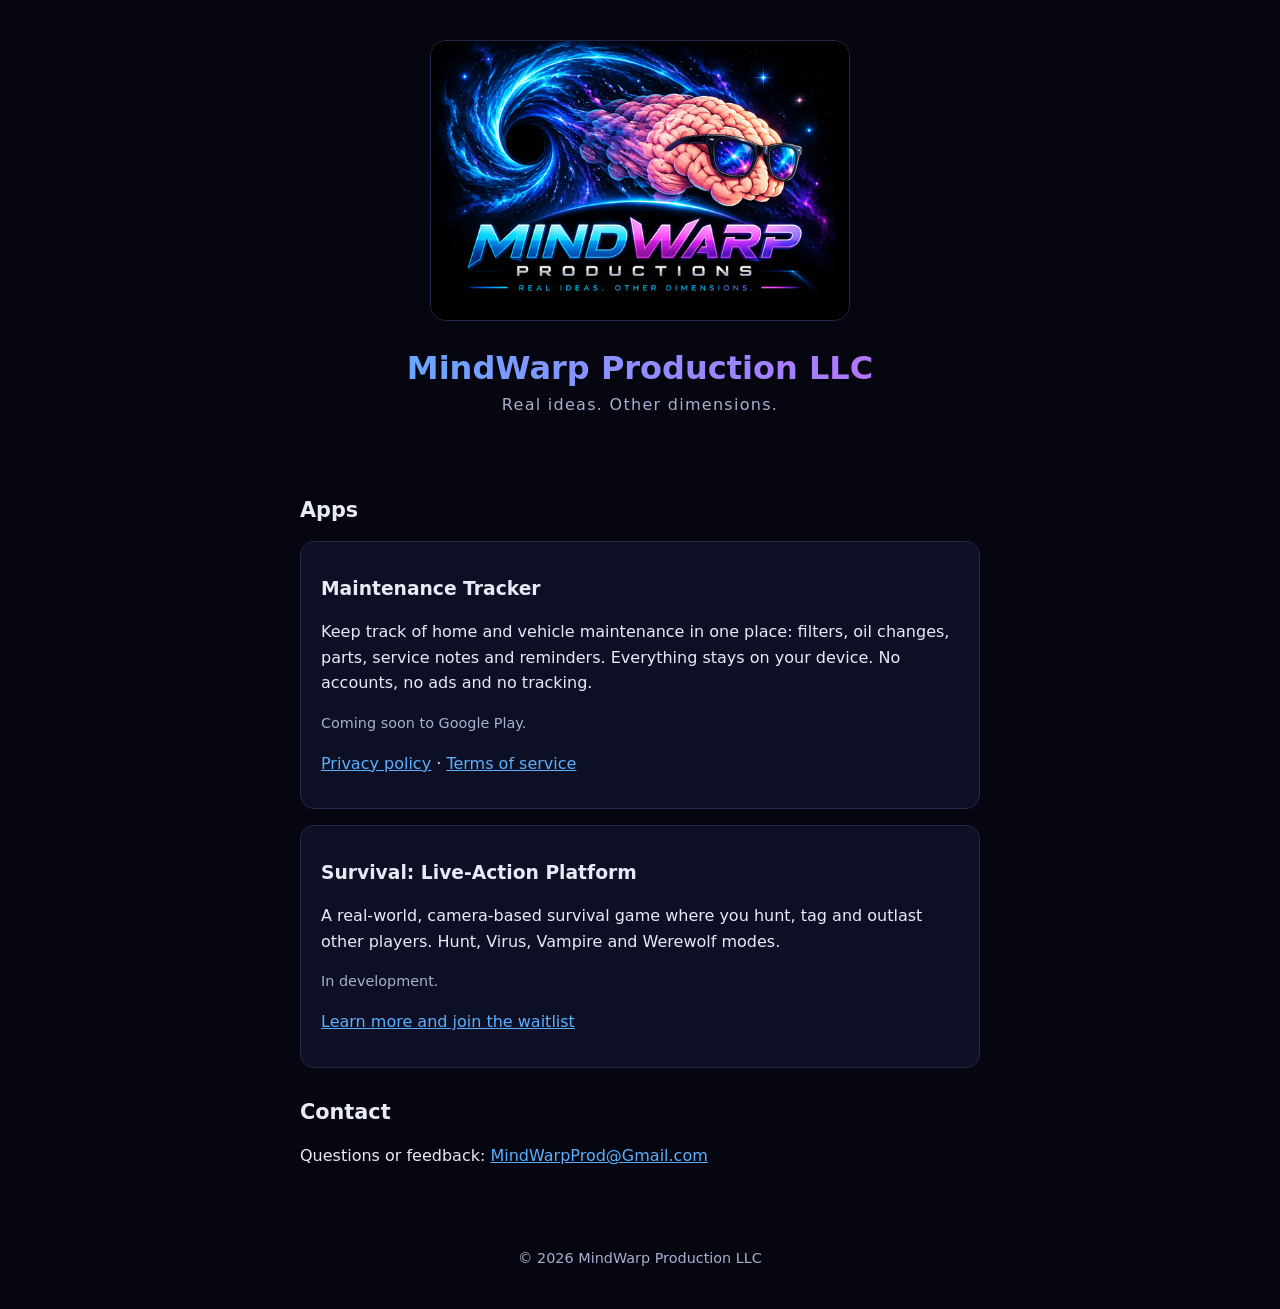
<file: index.html>
<!DOCTYPE html>
<html lang="en">
<head>
  <meta charset="utf-8">
  <meta name="viewport" content="width=device-width, initial-scale=1">
  <title>MindWarp Production LLC</title>
  <meta name="description" content="MindWarp Production LLC makes simple, private apps. Real ideas. Other dimensions.">
  <link rel="stylesheet" href="styles.css">
</head>
<body>
  <header>
    <img src="logo.png" alt="MindWarp Productions logo: a brain wearing sunglasses flying out of a swirling galaxy" width="600" height="400">
    <h1>MindWarp Production LLC</h1>
    <p class="tagline">Real ideas. Other dimensions.</p>
  </header>

  <main>
    <h2>Apps</h2>
    <section class="card" aria-labelledby="mt-title">
      <h3 id="mt-title">Maintenance Tracker</h3>
      <p>
        Keep track of home and vehicle maintenance in one place: filters, oil changes,
        parts, service notes and reminders. Everything stays on your device. No accounts,
        no ads and no tracking.
      </p>
      <p class="small">Coming soon to Google Play.</p>
      <p>
        <a href="maintenance-tracker/privacy.html">Privacy policy</a>
        &middot;
        <a href="maintenance-tracker/terms.html">Terms of service</a>
      </p>
    </section>

    <section class="card" aria-labelledby="game-title">
      <h3 id="game-title">Survival: Live-Action Platform</h3>
      <p>
        A real-world, camera-based survival game where you hunt, tag and outlast other
        players. Hunt, Virus, Vampire and Werewolf modes.
      </p>
      <p class="small">In development.</p>
      <p><a href="https://mindwarpprod.wixsite.com/mindwarp-productions">Learn more and join the waitlist</a></p>
    </section>

    <h2>Contact</h2>
    <p>Questions or feedback: <a href="mailto:MindWarpProd@Gmail.com">MindWarpProd@Gmail.com</a></p>
  </main>

  <footer>
    <p>&copy; 2026 MindWarp Production LLC</p>
  </footer>
</body>
</html>
</file>
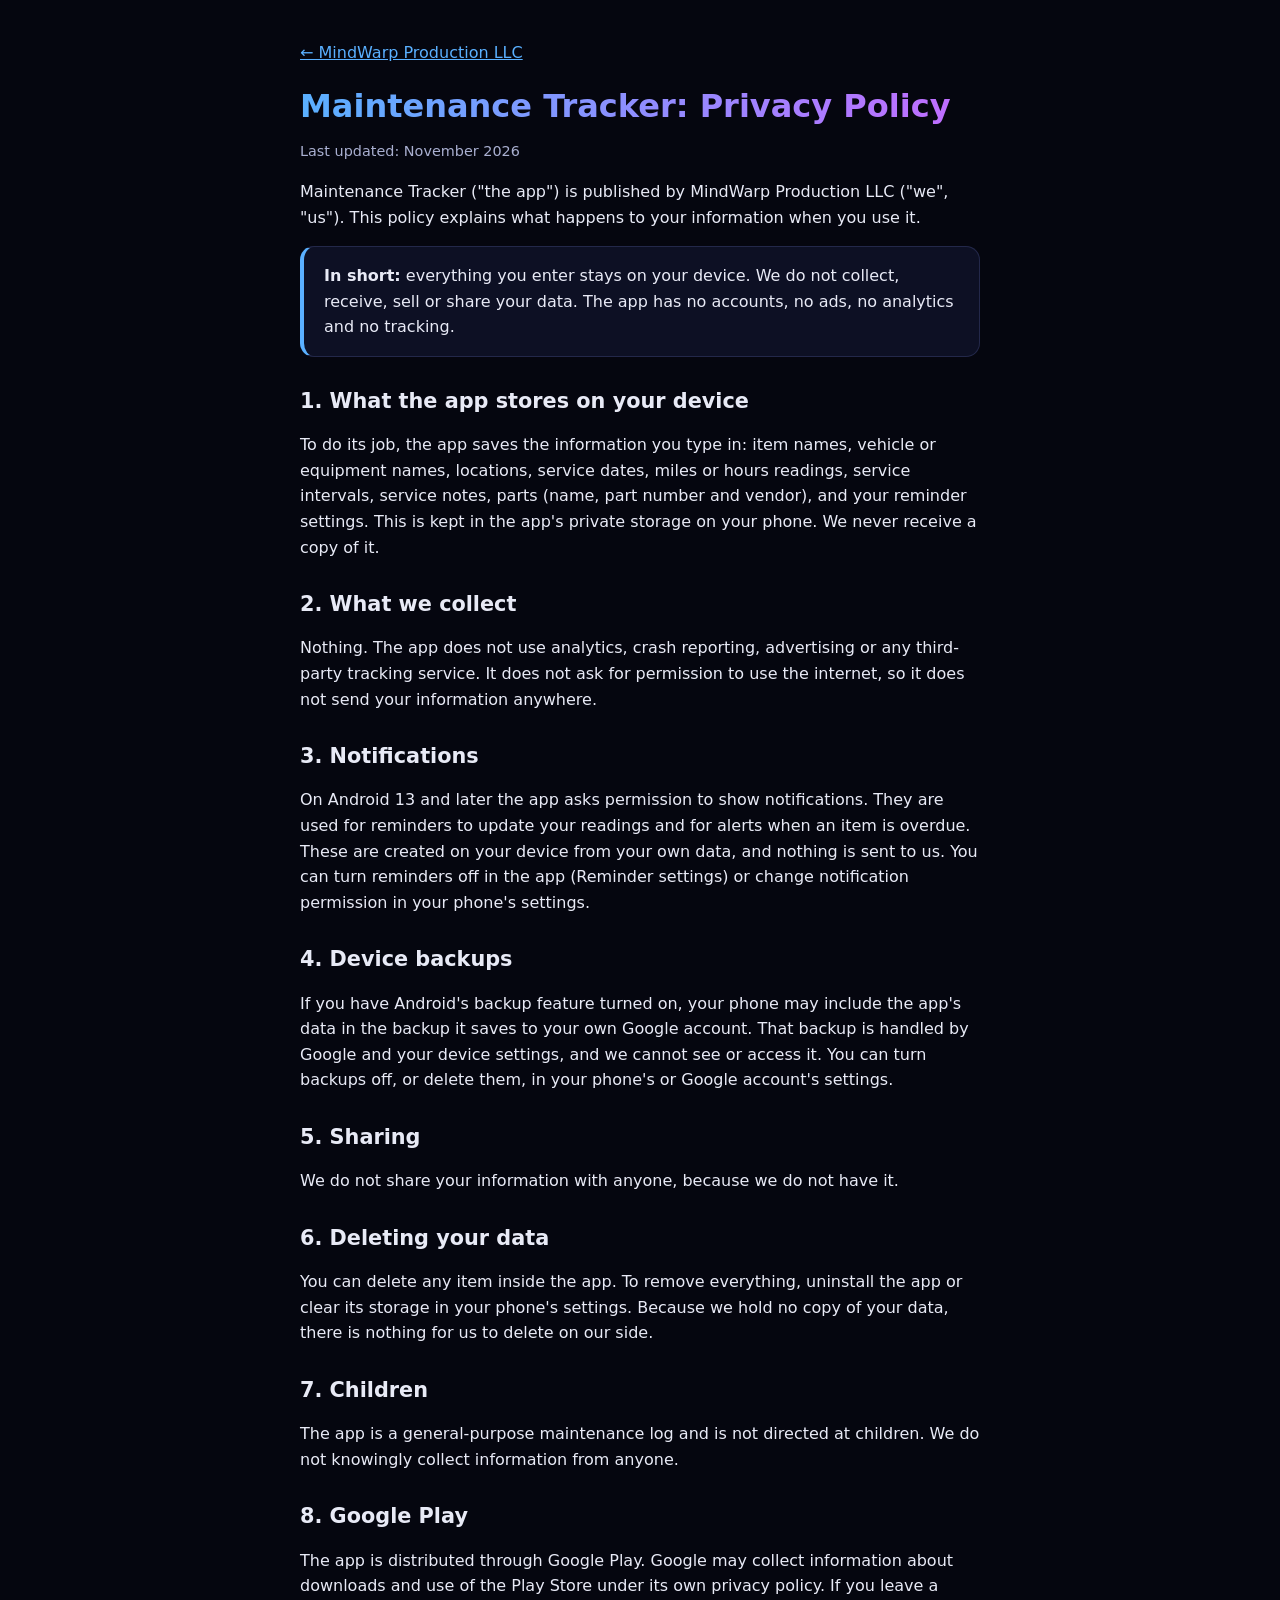
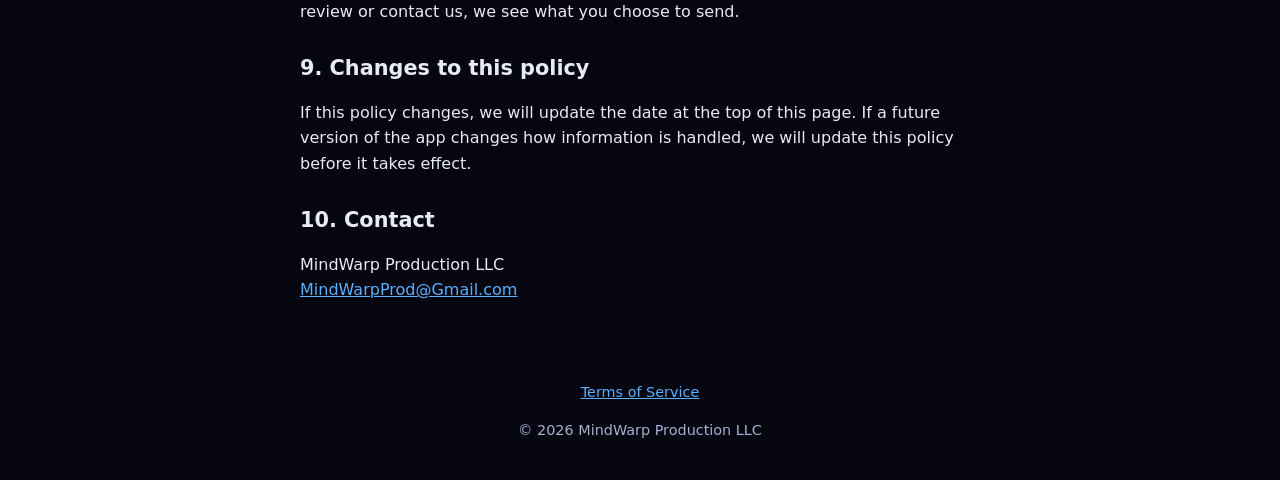
<file: maintenance-tracker/privacy.html>
<!DOCTYPE html>
<html lang="en">
<head>
  <meta charset="utf-8">
  <meta name="viewport" content="width=device-width, initial-scale=1">
  <title>Maintenance Tracker - Privacy Policy</title>
  <meta name="description" content="Privacy policy for the Maintenance Tracker app by MindWarp Production LLC.">
  <link rel="stylesheet" href="../styles.css">
</head>
<body>
  <main>
    <p><a href="../index.html">&larr; MindWarp Production LLC</a></p>

    <h1>Maintenance Tracker: Privacy Policy</h1>
    <p class="small">Last updated: November 2026</p>

    <p>
      Maintenance Tracker ("the app") is published by MindWarp Production LLC
      ("we", "us"). This policy explains what happens to your information when you use it.
    </p>

    <div class="card summary">
      <strong>In short:</strong> everything you enter stays on your device. We do not collect,
      receive, sell or share your data. The app has no accounts, no ads, no analytics and no
      tracking.
    </div>

    <h2>1. What the app stores on your device</h2>
    <p>
      To do its job, the app saves the information you type in: item names, vehicle or
      equipment names, locations, service dates, miles or hours readings, service intervals,
      service notes, parts (name, part number and vendor), and your reminder settings. This is
      kept in the app's private storage on your phone. We never receive a copy of it.
    </p>

    <h2>2. What we collect</h2>
    <p>
      Nothing. The app does not use analytics, crash reporting, advertising or any third-party
      tracking service. It does not ask for permission to use the internet, so it does not send
      your information anywhere.
    </p>

    <h2>3. Notifications</h2>
    <p>
      On Android 13 and later the app asks permission to show notifications. They are used for
      reminders to update your readings and for alerts when an item is overdue. These are created
      on your device from your own data, and nothing is sent to us. You can turn reminders off
      in the app (Reminder settings) or change notification permission in your phone's settings.
    </p>

    <h2>4. Device backups</h2>
    <p>
      If you have Android's backup feature turned on, your phone may include the app's data in the
      backup it saves to your own Google account. That backup is handled by Google and your device
      settings, and we cannot see or access it. You can turn backups off, or delete them, in your
      phone's or Google account's settings.
    </p>

    <h2>5. Sharing</h2>
    <p>We do not share your information with anyone, because we do not have it.</p>

    <h2>6. Deleting your data</h2>
    <p>
      You can delete any item inside the app. To remove everything, uninstall the app or clear its
      storage in your phone's settings. Because we hold no copy of your data, there is nothing for
      us to delete on our side.
    </p>

    <h2>7. Children</h2>
    <p>
      The app is a general-purpose maintenance log and is not directed at children. We do not
      knowingly collect information from anyone.
    </p>

    <h2>8. Google Play</h2>
    <p>
      The app is distributed through Google Play. Google may collect information about downloads
      and use of the Play Store under its own privacy policy. If you leave a review or contact us,
      we see what you choose to send.
    </p>

    <h2>9. Changes to this policy</h2>
    <p>
      If this policy changes, we will update the date at the top of this page. If a future version
      of the app changes how information is handled, we will update this policy before it takes effect.
    </p>

    <h2>10. Contact</h2>
    <p>
      MindWarp Production LLC<br>
      <a href="mailto:MindWarpProd@Gmail.com">MindWarpProd@Gmail.com</a>
    </p>
  </main>

  <footer>
    <p><a href="terms.html">Terms of Service</a></p>
    <p>&copy; 2026 MindWarp Production LLC</p>
  </footer>
</body>
</html>
</file>
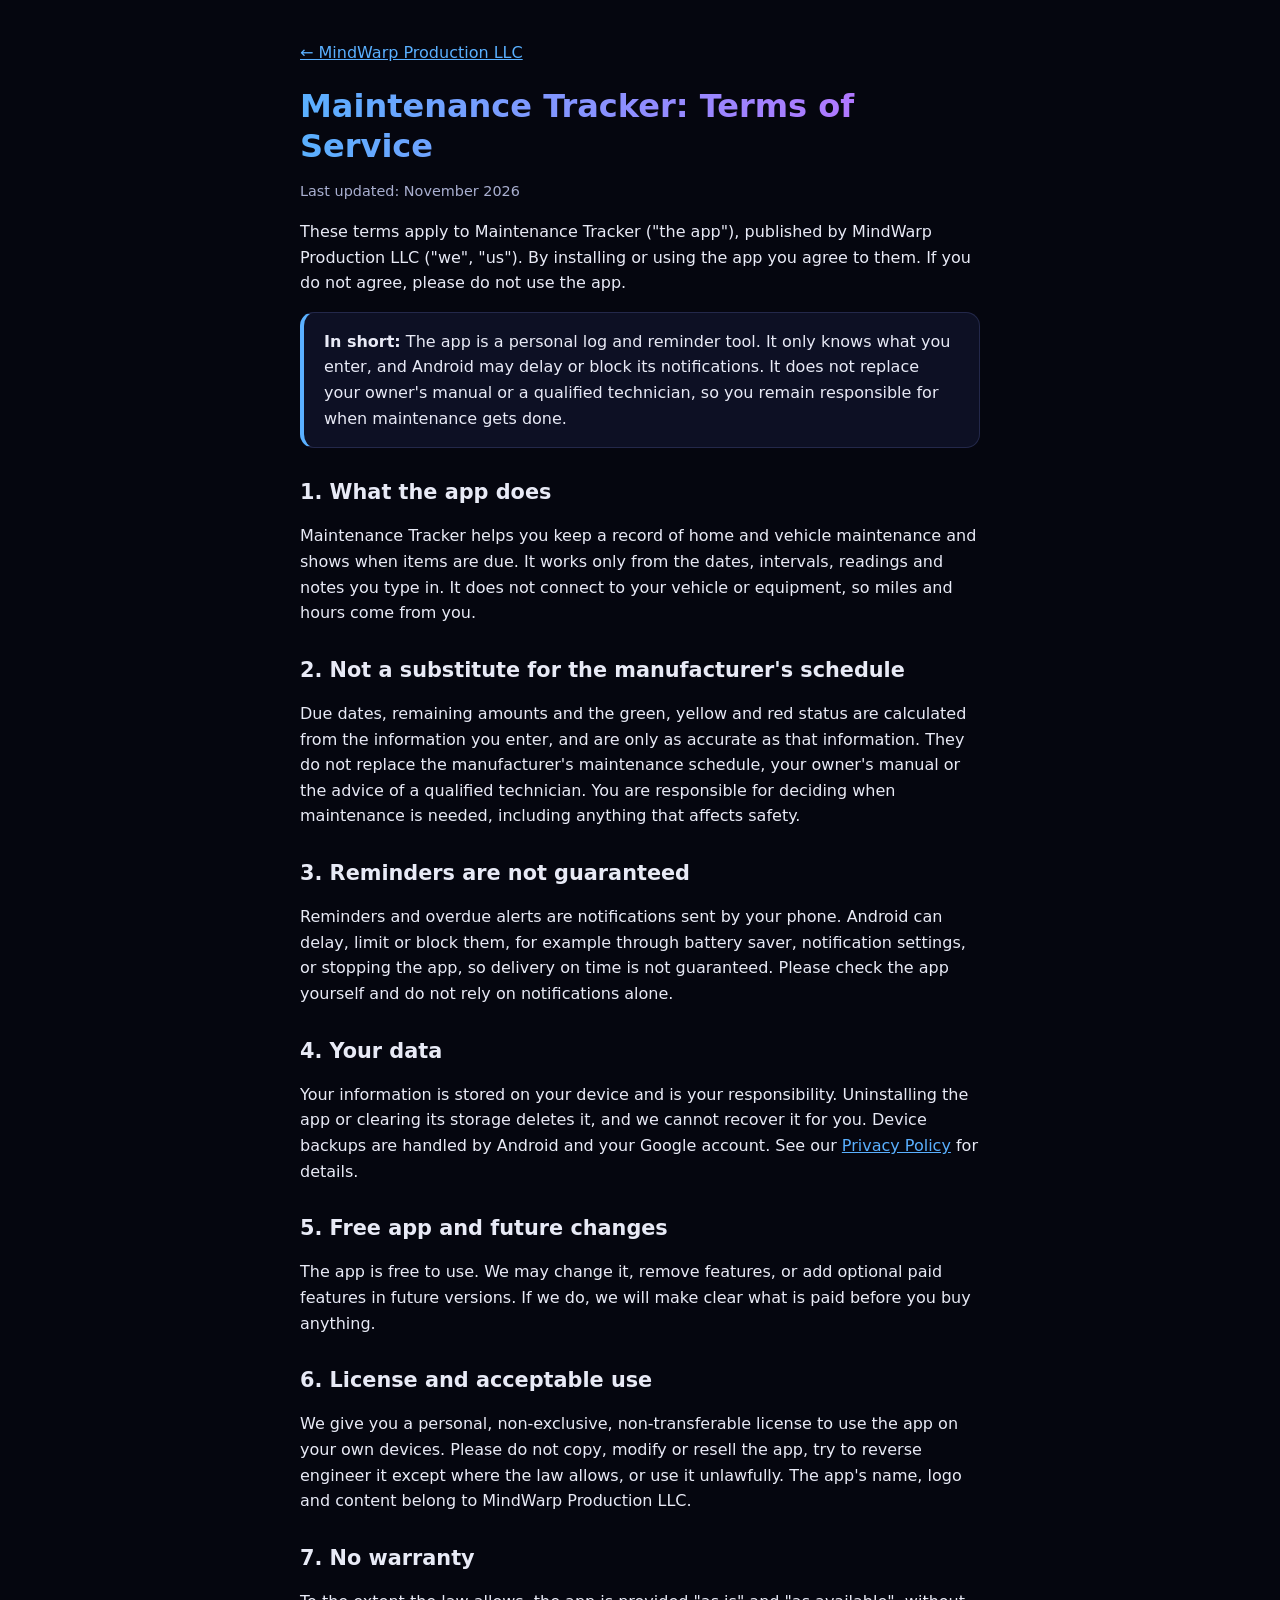
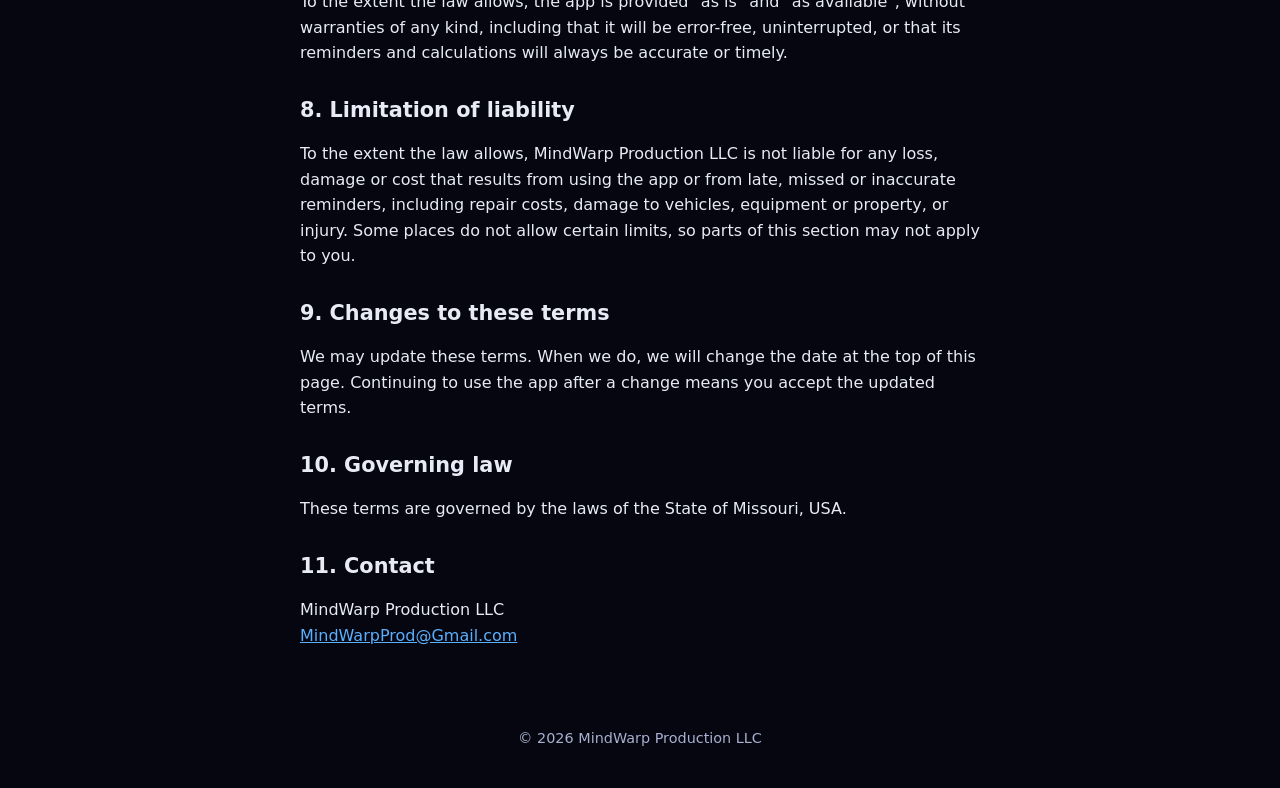
<file: maintenance-tracker/terms.html>
<!DOCTYPE html>
<html lang="en">
<head>
  <meta charset="utf-8">
  <meta name="viewport" content="width=device-width, initial-scale=1">
  <title>Maintenance Tracker - Terms of Service</title>
  <meta name="description" content="Terms of Service for the Maintenance Tracker app by MindWarp Production LLC.">
  <link rel="stylesheet" href="../styles.css">
</head>
<body>
  <main>
    <p><a href="../index.html">&larr; MindWarp Production LLC</a></p>

    <h1>Maintenance Tracker: Terms of Service</h1>
    <p class="small">Last updated: November 2026</p>

    <p>
      These terms apply to Maintenance Tracker ("the app"), published by MindWarp Production LLC
      ("we", "us"). By installing or using the app you agree to them. If you do not agree, please
      do not use the app.
    </p>

    <div class="card summary">
      <strong>In short:</strong> The app is a personal log and reminder tool. It only knows what you
      enter, and Android may delay or block its notifications. It does not replace your owner's
      manual or a qualified technician, so you remain responsible for when maintenance gets done.
    </div>

    <h2>1. What the app does</h2>
    <p>
      Maintenance Tracker helps you keep a record of home and vehicle maintenance and shows when
      items are due. It works only from the dates, intervals, readings and notes you type in. It does
      not connect to your vehicle or equipment, so miles and hours come from you.
    </p>

    <h2>2. Not a substitute for the manufacturer's schedule</h2>
    <p>
      Due dates, remaining amounts and the green, yellow and red status are calculated from the
      information you enter, and are only as accurate as that information. They do not replace the
      manufacturer's maintenance schedule, your owner's manual or the advice of a qualified
      technician. You are responsible for deciding when maintenance is needed, including anything
      that affects safety.
    </p>

    <h2>3. Reminders are not guaranteed</h2>
    <p>
      Reminders and overdue alerts are notifications sent by your phone. Android can delay, limit or
      block them, for example through battery saver, notification settings, or stopping the app, so
      delivery on time is not guaranteed. Please check the app yourself and do not rely on
      notifications alone.
    </p>

    <h2>4. Your data</h2>
    <p>
      Your information is stored on your device and is your responsibility. Uninstalling the app or
      clearing its storage deletes it, and we cannot recover it for you. Device backups are handled by
      Android and your Google account. See our
      <a href="privacy.html">Privacy Policy</a> for details.
    </p>

    <h2>5. Free app and future changes</h2>
    <p>
      The app is free to use. We may change it, remove features, or add optional paid features in
      future versions. If we do, we will make clear what is paid before you buy anything.
    </p>

    <h2>6. License and acceptable use</h2>
    <p>
      We give you a personal, non-exclusive, non-transferable license to use the app on your own
      devices. Please do not copy, modify or resell the app, try to reverse engineer it except where
      the law allows, or use it unlawfully. The app's name, logo and content belong to MindWarp
      Production LLC.
    </p>

    <h2>7. No warranty</h2>
    <p>
      To the extent the law allows, the app is provided "as is" and "as available", without
      warranties of any kind, including that it will be error-free, uninterrupted, or that its
      reminders and calculations will always be accurate or timely.
    </p>

    <h2>8. Limitation of liability</h2>
    <p>
      To the extent the law allows, MindWarp Production LLC is not liable for any loss, damage or cost
      that results from using the app or from late, missed or inaccurate reminders, including repair
      costs, damage to vehicles, equipment or property, or injury. Some places do not allow certain
      limits, so parts of this section may not apply to you.
    </p>

    <h2>9. Changes to these terms</h2>
    <p>
      We may update these terms. When we do, we will change the date at the top of this page.
      Continuing to use the app after a change means you accept the updated terms.
    </p>

    <h2>10. Governing law</h2>
    <p>These terms are governed by the laws of the State of Missouri, USA.</p>

    <h2>11. Contact</h2>
    <p>
      MindWarp Production LLC<br>
      <a href="mailto:MindWarpProd@Gmail.com">MindWarpProd@Gmail.com</a>
    </p>
  </main>

  <footer>
    <p>&copy; 2026 MindWarp Production LLC</p>
  </footer>
</body>
</html>
</file>
<file: styles.css>
:root {
  --bg: #05060f;
  --panel: #0d1024;
  --text: #e8eaf6;
  --muted: #a9afd0;
  --accent: #5ab0ff;
  --accent2: #c46bff;
  --border: #23284a;
}

* { box-sizing: border-box; }

body {
  margin: 0;
  background: var(--bg);
  color: var(--text);
  font-family: system-ui, -apple-system, "Segoe UI", Roboto, Arial, sans-serif;
  line-height: 1.6;
}

main, header, footer {
  max-width: 720px;
  margin: 0 auto;
  padding: 24px 20px;
}

header { text-align: center; padding-top: 40px; }

header img {
  width: 100%;
  max-width: 420px;
  height: auto;
  border-radius: 16px;
  border: 1px solid var(--border);
}

h1, h2, h3 { line-height: 1.25; }

h1 {
  font-size: 2rem;
  margin: 20px 0 4px;
  background: linear-gradient(90deg, var(--accent), var(--accent2));
  -webkit-background-clip: text;
  background-clip: text;
  color: transparent;
}

h2 { margin-top: 2rem; font-size: 1.3rem; }

.tagline { color: var(--muted); letter-spacing: 0.08em; margin: 0; }

a { color: var(--accent); }
a:focus-visible { outline: 3px solid var(--accent2); outline-offset: 2px; }

.card {
  background: var(--panel);
  border: 1px solid var(--border);
  border-radius: 14px;
  padding: 16px 20px;
  margin: 16px 0;
}

.summary {
  border-left: 4px solid var(--accent);
}

.small { color: var(--muted); font-size: 0.9rem; }

footer { text-align: center; color: var(--muted); font-size: 0.9rem; }
</file>
